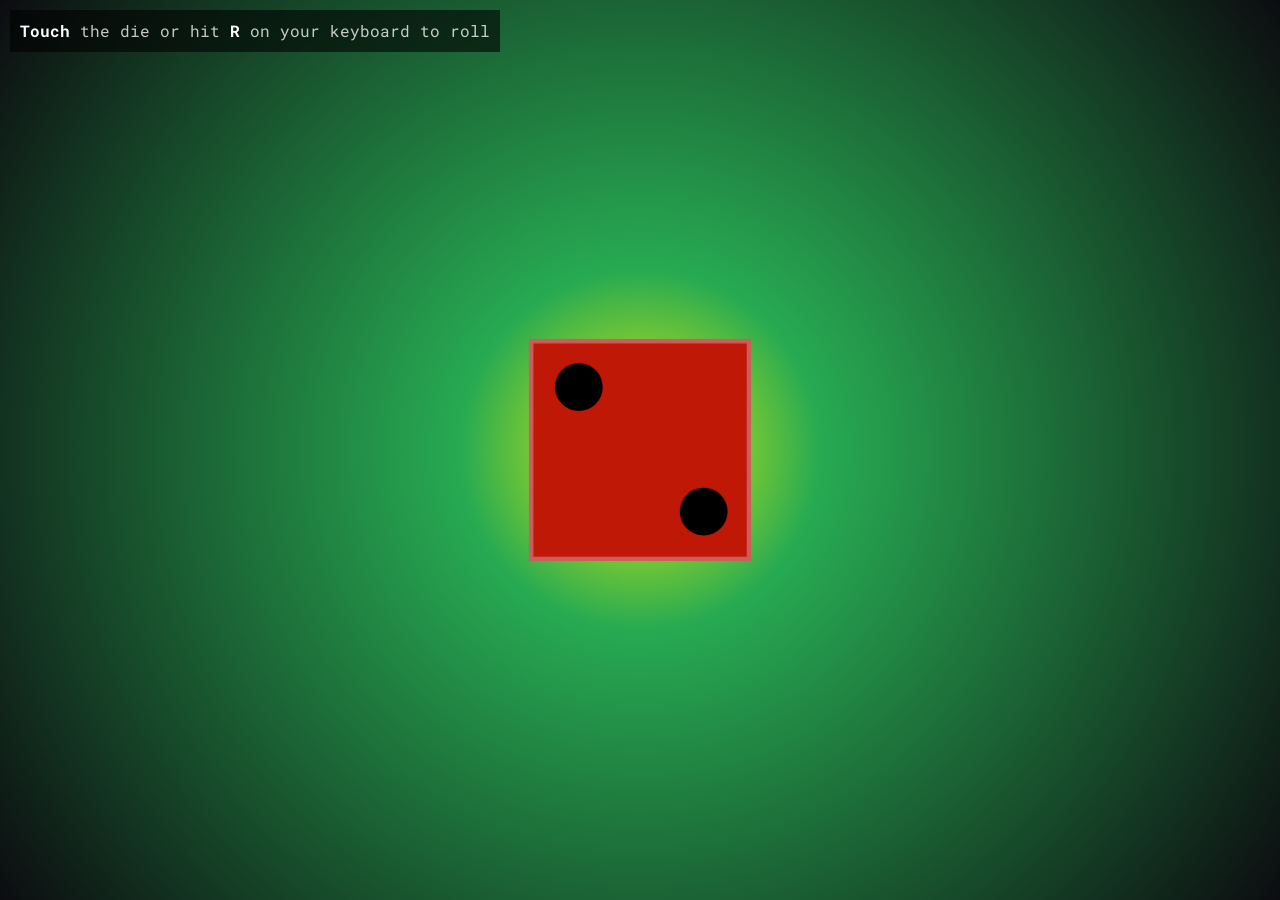
<file: index.html>
<html>

<head>
    <meta name="viewport" content="width=device-width, initial-scale=1, maximum-scale=1">
    <meta name="author" content="Jonathan Pazmino (jxpazmino)">
    <title>Red Die</title>
    <link rel="stylesheet" href="css/style.css">
</head>

<body>

    <!-- SVG sprite start -->
    <svg style="display:none">
        <symbol id="svgcube">
            <g>
                <rect x="2" y="2" fill="#BF1807" width="196" height="196" />
                <path fill="#CD5C5C" d="M196,4v192H4V4H196 M200,0H0v200h200V0L200,0z" />
            </g>
            <circle cx="99.927" cy="99.969" r="21.5" />
            <g>
                <rect x="202" y="2" fill="#BF1807" width="196" height="196" />
                <path fill="#CD5C5C" d="M396,4v192H204V4H396 M400,0H200v200h200V0L400,0z" />
            </g>
            <circle cx="357.26" cy="155.302" r="21.5" />
            <circle cx="244.927" cy="43.302" r="21.5" />
            <g>
                <rect x="402" y="2" fill="#BF1807" width="196" height="196" />
                <path fill="#CD5C5C" d="M596,4v192H404V4H596 M600,0H400v200h200V0L600,0z" />
            </g>
            <circle cx="557.26" cy="155.302" r="21.5" />
            <circle cx="499.927" cy="99.969" r="21.5" />
            <circle cx="444.927" cy="43.302" r="21.5" />
            <g>
                <rect x="2" y="202" fill="#BF1807" width="196" height="196" />
                <path fill="#CD5C5C" d="M196,204v192H4V204H196 M200,200H0v200h200V200L200,200z" />
            </g>
            <circle cx="157.26" cy="355.303" r="21.5" />
            <circle cx="44.927" cy="355.303" r="21.5" />
            <circle cx="157.26" cy="243.303" r="21.5" />
            <circle cx="44.927" cy="243.303" r="21.5" />
            <g>
                <rect x="202" y="202" fill="#BF1807" width="196" height="196" />
                <path fill="#CD5C5C" d="M396,204v192H204V204H396 M400,200H200v200h200V200L400,200z" />
            </g>
            <circle cx="357.26" cy="355.303" r="21.5" />
            <circle cx="244.927" cy="355.303" r="21.5" />
            <circle cx="299.927" cy="299.969" r="21.5" />
            <circle cx="357.26" cy="243.303" r="21.5" />
            <circle cx="244.927" cy="243.303" r="21.5" />
            <g>
                <rect x="402" y="202" fill="#BF1807" width="196" height="196" />
                <path fill="#CD5C5C" d="M596,204v192H404V204H596 M600,200H400v200h200V200L600,200z" />
            </g>
            <circle cx="557.26" cy="355.303" r="21.5" />
            <circle cx="444.927" cy="355.303" r="21.5" />
            <circle cx="557.26" cy="299.969" r="21.5" />
            <circle cx="444.927" cy="299.969" r="21.5" />
            <circle cx="557.26" cy="243.303" r="21.5" />
            <circle cx="444.927" cy="243.303" r="21.5" />
        </symbol>
    </svg>
    <!-- SVG sprite end -->

    <div id="instructions"><strong>Touch</strong> the die or hit <strong>R</strong> on your keyboard to roll</div>

    <div id="container">
        <div id="viewport">
            <div id="cube">
                <!-- 1 -->
                <div id="front">
                    <svg class="svgcube" viewbox="0 0 200 200" width="200">
                        <use xlink:href="#svgcube"></use>
                    </svg>
                </div>
                <!-- 2 -->
                <div id="right">
                    <svg class="svgcube" viewbox="200 0 400 200" width="400">
                        <use xlink:href="#svgcube"></use>
                    </svg>
                </div>
                <!-- 3 -->
                <div id="top">
                    <svg class="svgcube" viewbox="400 0 600 200" width="600">
                        <use xlink:href="#svgcube"></use>
                    </svg>
                </div>
                <!-- 4 -->
                <div id="bottom">
                    <svg class="svgcube" viewbox="0 200 200 400" width="200">
                        <use xlink:href="#svgcube"></use>
                    </svg>
                </div>
                <!-- 5 -->
                <div id="left">
                    <svg class="svgcube" viewbox="200 200 400 400" width="400">
                        <use xlink:href="#svgcube"></use>
                    </svg>
                </div>
                <!-- 6 -->
                <div id="back">
                    <svg class="svgcube" viewbox="400 200 600 400" width="600">
                        <use xlink:href="#svgcube"></use>
                    </svg>
                </div>
            </div>
        </div>
    </div>

    <script src="js/scripts.js"></script>
</body>

</html>
</file>
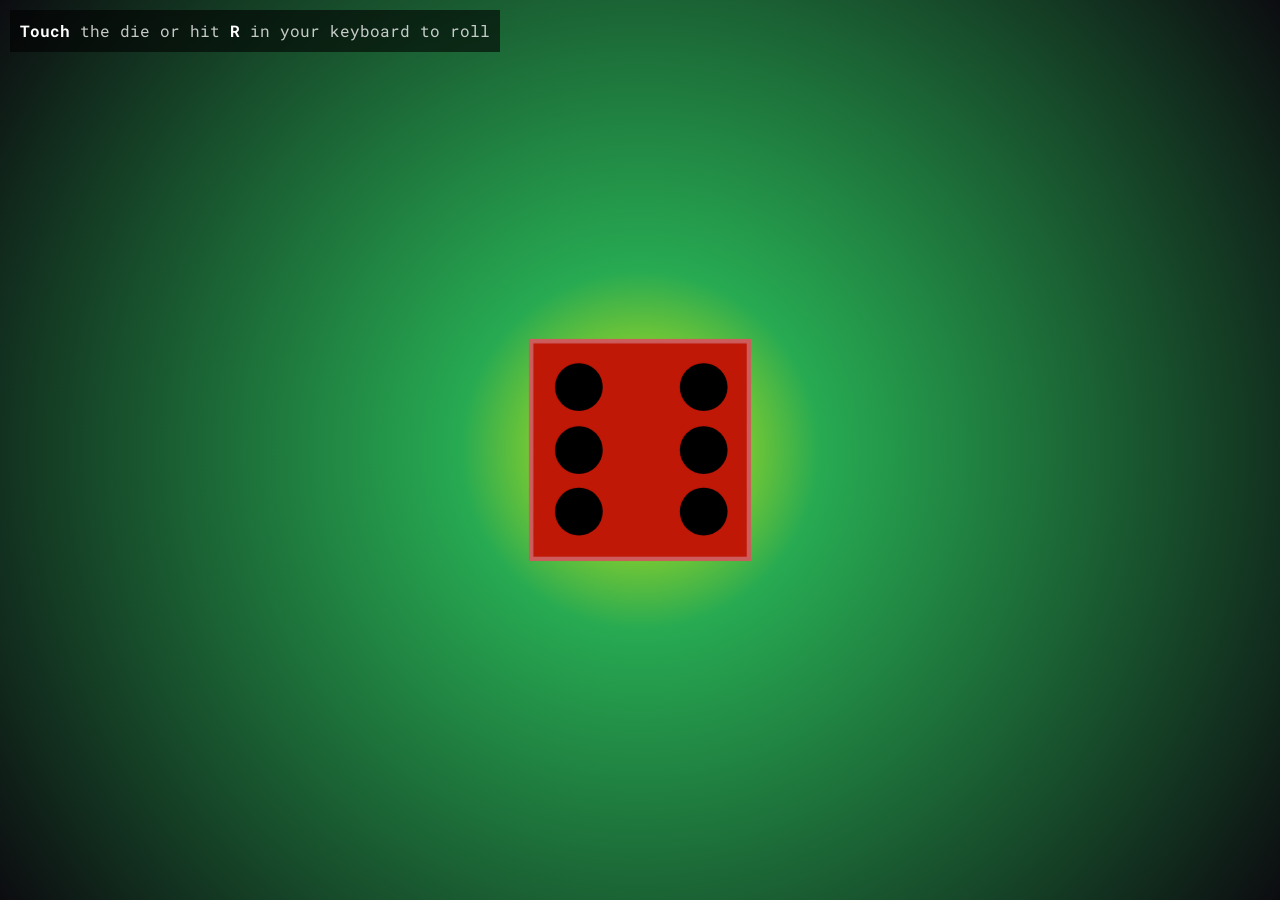
<file: cube.html>
<html>

<head>
    <meta name="viewport" content="width=device-width, initial-scale=1, maximum-scale=1">
    <meta name="author" content="Jonathan Pazmino (jxpazmino)">
    <title>Red Die</title>
    <link rel="stylesheet" href="css/style.css">
</head>

<body>

    <!-- SVG sprite start -->
    <svg style="display:none">
        <symbol id="svgcube">
            <g>
                <rect x="2" y="2" fill="#BF1807" width="196" height="196" />
                <path fill="#CD5C5C" d="M196,4v192H4V4H196 M200,0H0v200h200V0L200,0z" />
            </g>
            <circle cx="99.927" cy="99.969" r="21.5" />
            <g>
                <rect x="202" y="2" fill="#BF1807" width="196" height="196" />
                <path fill="#CD5C5C" d="M396,4v192H204V4H396 M400,0H200v200h200V0L400,0z" />
            </g>
            <circle cx="357.26" cy="155.302" r="21.5" />
            <circle cx="244.927" cy="43.302" r="21.5" />
            <g>
                <rect x="402" y="2" fill="#BF1807" width="196" height="196" />
                <path fill="#CD5C5C" d="M596,4v192H404V4H596 M600,0H400v200h200V0L600,0z" />
            </g>
            <circle cx="557.26" cy="155.302" r="21.5" />
            <circle cx="499.927" cy="99.969" r="21.5" />
            <circle cx="444.927" cy="43.302" r="21.5" />
            <g>
                <rect x="2" y="202" fill="#BF1807" width="196" height="196" />
                <path fill="#CD5C5C" d="M196,204v192H4V204H196 M200,200H0v200h200V200L200,200z" />
            </g>
            <circle cx="157.26" cy="355.303" r="21.5" />
            <circle cx="44.927" cy="355.303" r="21.5" />
            <circle cx="157.26" cy="243.303" r="21.5" />
            <circle cx="44.927" cy="243.303" r="21.5" />
            <g>
                <rect x="202" y="202" fill="#BF1807" width="196" height="196" />
                <path fill="#CD5C5C" d="M396,204v192H204V204H396 M400,200H200v200h200V200L400,200z" />
            </g>
            <circle cx="357.26" cy="355.303" r="21.5" />
            <circle cx="244.927" cy="355.303" r="21.5" />
            <circle cx="299.927" cy="299.969" r="21.5" />
            <circle cx="357.26" cy="243.303" r="21.5" />
            <circle cx="244.927" cy="243.303" r="21.5" />
            <g>
                <rect x="402" y="202" fill="#BF1807" width="196" height="196" />
                <path fill="#CD5C5C" d="M596,204v192H404V204H596 M600,200H400v200h200V200L600,200z" />
            </g>
            <circle cx="557.26" cy="355.303" r="21.5" />
            <circle cx="444.927" cy="355.303" r="21.5" />
            <circle cx="557.26" cy="299.969" r="21.5" />
            <circle cx="444.927" cy="299.969" r="21.5" />
            <circle cx="557.26" cy="243.303" r="21.5" />
            <circle cx="444.927" cy="243.303" r="21.5" />
        </symbol>
    </svg>
    <!-- SVG sprite end -->

    <div id="instructions"><strong>Touch</strong> the die or hit <strong>R</strong> in your keyboard to roll</div>

    <div id="container">
        <div id="viewport">
            <div id="cube">
                <!-- 1 -->
                <div id="front">
                    <svg class="svgcube" viewbox="0 0 200 200" width="200">
                        <use xlink:href="#svgcube"></use>
                    </svg>
                </div>
                <!-- 2 -->
                <div id="right">
                    <svg class="svgcube" viewbox="200 0 400 200" width="400">
                        <use xlink:href="#svgcube"></use>
                    </svg>
                </div>
                <!-- 3 -->
                <div id="top">
                    <svg class="svgcube" viewbox="400 0 600 200" width="600">
                        <use xlink:href="#svgcube"></use>
                    </svg>
                </div>
                <!-- 4 -->
                <div id="bottom">
                    <svg class="svgcube" viewbox="0 200 200 400" width="200">
                        <use xlink:href="#svgcube"></use>
                    </svg>
                </div>
                <!-- 5 -->
                <div id="left">
                    <svg class="svgcube" viewbox="200 200 400 400" width="400">
                        <use xlink:href="#svgcube"></use>
                    </svg>
                </div>
                <!-- 6 -->
                <div id="back">
                    <svg class="svgcube" viewbox="400 200 600 400" width="600">
                        <use xlink:href="#svgcube"></use>
                    </svg>
                </div>
            </div>
        </div>
    </div>

    <script src="js/scripts.js"></script>
</body>

</html>
</file>
<file: css/style.css>
@import url(https://fonts.googleapis.com/css?family=Roboto+Mono:400,700);
:root {
  font-size: 1em;
  font-family: 'Roboto Mono', monospace;
}

body {
  padding: 0;
  margin: 0;
  background: #15b237;
  overflow: hidden;
}

#container {
  background: -webkit-radial-gradient(circle, #E4F20B, #27AA52 180px, #0C0C10);
  background: radial-gradient(circle, #E4F20B, #27AA52 180px, #0C0C10);
  position: relative;
  width: 100%;
  height: 100vh;
}

#instructions {
  position: absolute;
  top: 10px;
  left: 10px;
  z-index: 2;
  background-color: rgba(0, 0, 0, 0.6);
  color: rgba(255, 255, 255, 0.77);
  padding: 10px;
  margin-right: 10px;
  line-height: 1.4em;
}

strong {
  color: #fff;
}

#viewport {
  -webkit-perspective: 1000px;
          perspective: 1000px;
  width: 200px;
  height: 200px;
  position: absolute;
  top: 50%;
  left: 50%;
  margin: -100px 0 0 -100px;
}

#cube {
  -webkit-transform-style: preserve-3D;
          transform-style: preserve-3D;
  width: 100%;
  height: 100%;
  position: relative;
  margin: 0 auto;
  cursor: pointer;
  /*Avoid cube flicker on load*/
  opacity: 0;
}

#cube div {
  border: solid 0px #e7223d;
  width: 100%;
  height: 100%;
  position: absolute;
  -webkit-backface-visibility: hidden;
          backface-visibility: hidden;
}

#front {
  -webkit-transform: translateZ(100px);
          transform: translateZ(100px);
}

#back {
  -webkit-transform: translateZ(-100px) rotateY(180deg);
          transform: translateZ(-100px) rotateY(180deg);
}

#top {
  -webkit-transform: translateY(-100px) rotateX(90deg);
          transform: translateY(-100px) rotateX(90deg);
}

#bottom {
  -webkit-transform: translateY(100px) rotateX(-90deg);
          transform: translateY(100px) rotateX(-90deg);
}

#right {
  -webkit-transform: translateX(100px) rotateY(90deg);
          transform: translateX(100px) rotateY(90deg);
}

#left {
  -webkit-transform: translateX(-100px) rotateY(-90deg);
          transform: translateX(-100px) rotateY(-90deg);
}
</file>
